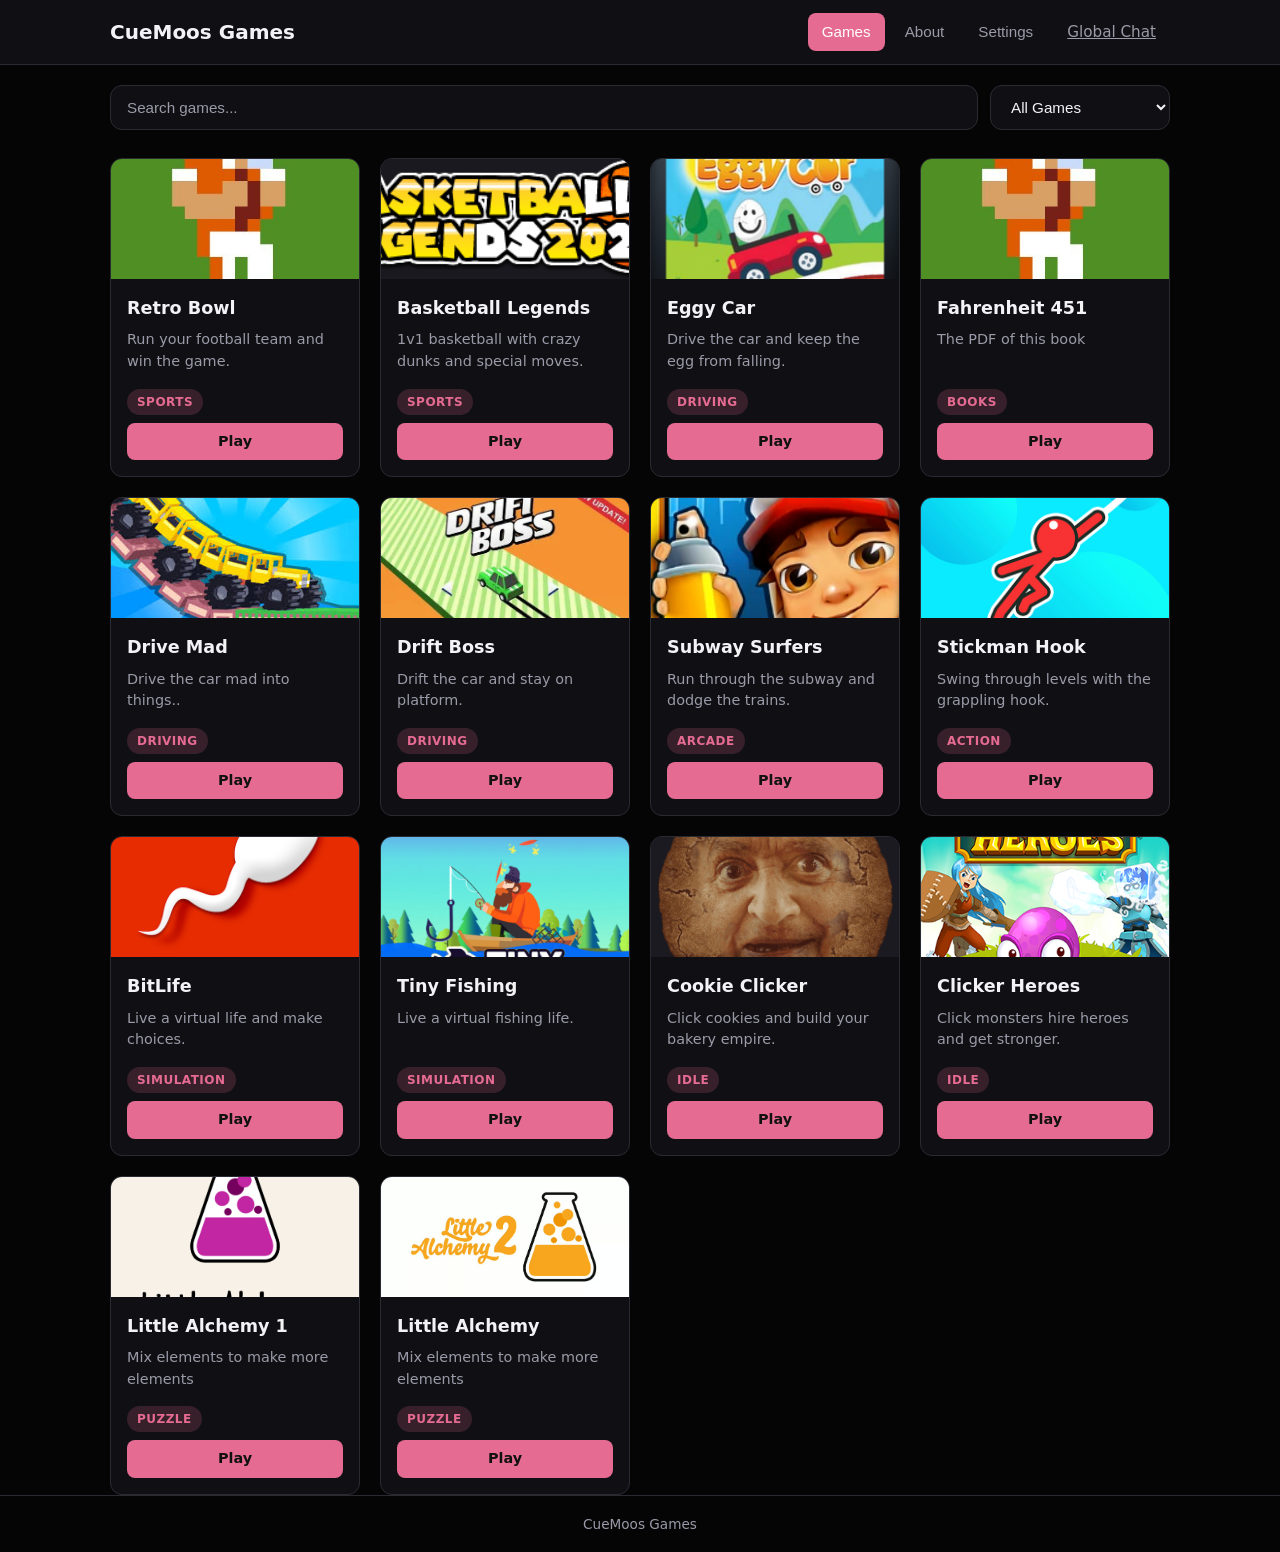
<file: index.html>
<!DOCTYPE html>
<html lang="en" data-theme="rose-pink">
<head>
  <meta charset="UTF-8">
  <meta name="viewport" content="width=device-width, initial-scale=1.0">
  <title>CueMoos Games</title>
  <link rel="stylesheet" href="styles.css?v=20261113-socialfix1">
  <link rel="icon" href="data:image/svg+xml,<svg xmlns='http://www.w3.org/2000/svg' viewBox='0 0 100 100'><rect width='100' height='100' rx='18' fill='%23e56b92'/><text x='50' y='68' text-anchor='middle' font-size='52' font-family='system-ui,sans-serif' font-weight='700' fill='white'>C</text></svg>">
</head>
<body>
  <header>
    <div class="container header-content">
      <h1 class="logo">CueMoos Games</h1>
      <nav>
        <button class="nav-btn active" data-tab="games">Games</button>
        <button class="nav-btn" data-tab="about">About</button>
        <button class="nav-btn" data-tab="settings">Settings</button>
        <a class="nav-btn" href="/chat/">Global Chat</a>
      </nav>
    </div>
  </header>

  <main class="container">
    <section id="games" class="tab-content active">
      <div class="controls">
        <input type="text" id="search" placeholder="Search games..." autocomplete="off">
        <select id="category-filter"><option value="all">All Games</option></select>
      </div>
      <div id="games-grid" class="games-grid"></div>
      <p id="no-results" class="no-results hidden">No games found.</p>
    </section>

    <section id="chat" class="tab-content">
      <div class="chat-card">
        <div class="chat-heading"><div><h2>Global Chat</h2><p>Talk with everyone playing on CueMoos Games.</p></div><span class="chat-live">● LIVE</span></div>
        <section id="chat-auth" class="chat-auth">
          <div class="chat-auth-tabs">
            <button type="button" class="chat-auth-tab active" data-auth-mode="signup" aria-pressed="true">Create account</button>
            <button type="button" class="chat-auth-tab" data-auth-mode="login" aria-pressed="false">Log in</button>
          </div>
          <form id="chat-auth-form">
            <label for="chat-auth-username">Username</label>
            <input id="chat-auth-username" maxlength="20" minlength="3" placeholder="3–20 letters, numbers, or _" autocomplete="username" required>
            <label for="chat-auth-password">Password</label>
            <input id="chat-auth-password" type="password" minlength="8" placeholder="At least 8 characters" autocomplete="new-password" required>
            <button id="chat-auth-submit" type="submit">Create account</button>
          </form>
          <p class="chat-account-note">Your account stays on the server. If you clear browser data, choose Log in and use the same username and password. Clearing cache does not mean you need a new account. Keep your password private.</p>
        </section>
        <section id="chat-room" class="hidden">
          <div class="chat-account-bar"><span>Signed in as <strong id="chat-current-user"></strong></span><button type="button" id="chat-logout">Log out</button></div>
          <div class="social-nav" id="social-nav">
            <button class="social-tab active" data-social="global">Global</button><button class="social-tab" data-social="friends">Friends</button><button class="social-tab" data-social="messages">Messages</button><button class="social-tab" data-social="profile">Profile</button><button class="social-tab hidden" id="owner-tab" data-social="owner">Owner</button>
          </div>
          <section class="social-view" id="view-global"><div id="ban-banner" class="ban-banner hidden" role="alert"><strong>🚫 BANNED</strong><span>This account is banned. You can stay signed in, but games and chat are disabled.</span></div><div class="global-chat-tools"><span class="chat-tools-label">Community chat</span><button type="button" id="clear-chat" class="danger-btn hidden">Clear chat</button></div><div id="chat-messages" class="chat-messages" aria-live="polite"><p class="chat-empty">Loading messages…</p></div><form id="chat-form" class="chat-compose"><input id="chat-message" maxlength="300" placeholder="Write a message..." autocomplete="off" disabled><button id="chat-send" type="submit" disabled>Send</button></form></section>
          <section class="social-view hidden" id="view-friends">
            <h3>Find players</h3><div class="social-inline"><input id="friend-search" maxlength="24" placeholder="Search username"><button id="friend-search-btn">Search</button></div><div id="friend-results" class="social-list"></div>
            <h3>Friend requests</h3><div id="friend-requests" class="social-list"></div><h3>Your friends</h3><div id="friend-list" class="social-list"></div><div id="public-profile" class="public-profile hidden" aria-live="polite"></div>
          </section>
          <section class="social-view hidden" id="view-messages"><div class="social-inline"><select id="dm-friend"><option value="">Choose a friend</option></select><button id="dm-refresh">Refresh</button></div><div id="dm-messages" class="social-messages"><p class="chat-empty">Choose a friend to view messages.</p></div><form id="dm-form" class="chat-compose"><input id="dm-input" maxlength="1000" placeholder="Private message..." disabled><button id="dm-send" type="submit" disabled>Send</button></form></section>
          <section class="social-view hidden" id="view-profile"><h3>Your profile</h3><div class="profile-editor"><label>Display name<input id="profile-display" maxlength="30" placeholder="Display name"></label><label>Bio<textarea id="profile-bio" maxlength="160" rows="3" placeholder="A little about you..."></textarea></label><button id="profile-save">Save profile</button></div></section>
          <section class="social-view hidden" id="view-owner">
<div class="owner-hero"><div><span class="owner-kicker">CUEMOO CONTROL CENTER</span><h3>Owner dashboard</h3><p>Manage your community, members and reports.</p></div><span class="owner-crown">★ OWNER</span></div>
<div class="owner-stats"><div><strong id="stat-members">—</strong><span>Members</span></div><div><strong id="stat-reports">—</strong><span>Open reports</span></div><div><strong id="stat-messages">—</strong><span>Chat messages</span></div></div>
<div class="owner-section"><h4>Member management</h4><div class="social-inline"><input id="owner-search" maxlength="24" placeholder="Find a username"><button id="owner-search-btn">Search</button></div><div id="owner-member-results" class="social-list"></div></div>
<div class="owner-section"><h4>Reported messages</h4><div id="owner-users" class="social-list"></div></div></section>
        </section>
        <p id="chat-status" class="chat-status" role="status">Create an account or log in to join the chat.</p>
        <p class="chat-note">Be respectful. Do not share personal information, passwords, or private details in chat.</p>
      </div>
    </section>

    <section id="about" class="tab-content">
      <div class="about-card">
        <h2>About CueMoo</h2>
        <p>Hey Im Devin from Winchester Kansas.</p>
        <p>This is CueMoos Games. I put my games here so I can play them and share them.</p>
      </div>
    </section>

    <section id="settings" class="tab-content">
      <div class="settings-card">
        <h2>Settings</h2>
        <div class="setting-block">
          <h3>Themes</h3><p class="setting-help">Default Is Rose Pink. Tap a circle to switch.</p>
          <div id="theme-grid" class="theme-grid"></div>
        </div>
        <div class="setting-block">
          <h3>Layout</h3>
          <div class="setting-row"><span>Card size</span><div class="chip-row" id="card-size"><button class="chip active" data-size="compact">Compact</button><button class="chip" data-size="cozy">Cozy</button><button class="chip" data-size="normal">Normal</button></div></div>
          <div class="setting-row"><span>Show game descriptions</span><label class="switch"><input type="checkbox" id="toggle-desc" checked><span class="slider"></span></label></div>
        </div>
        <div class="setting-block">
          <h3>Play</h3>
          <div class="setting-row"><span>Open games in a new tab</span><label class="switch"><input type="checkbox" id="toggle-newtab"><span class="slider"></span></label></div>
          <div class="setting-row"><span>Less motion</span><label class="switch"><input type="checkbox" id="toggle-motion"><span class="slider"></span></label></div>
        </div>
        <div class="setting-block"><button type="button" id="reset-settings" class="reset-btn">Reset settings</button></div>
      </div>
    </section>
  </main>

  <footer><div class="container"><p>CueMoos Games</p></div></footer>
  <script src="script.js"></script>
  <script type="module" src="chat-live.js?v=20261113-socialfix1"></script>
</body>
</html>
</file>
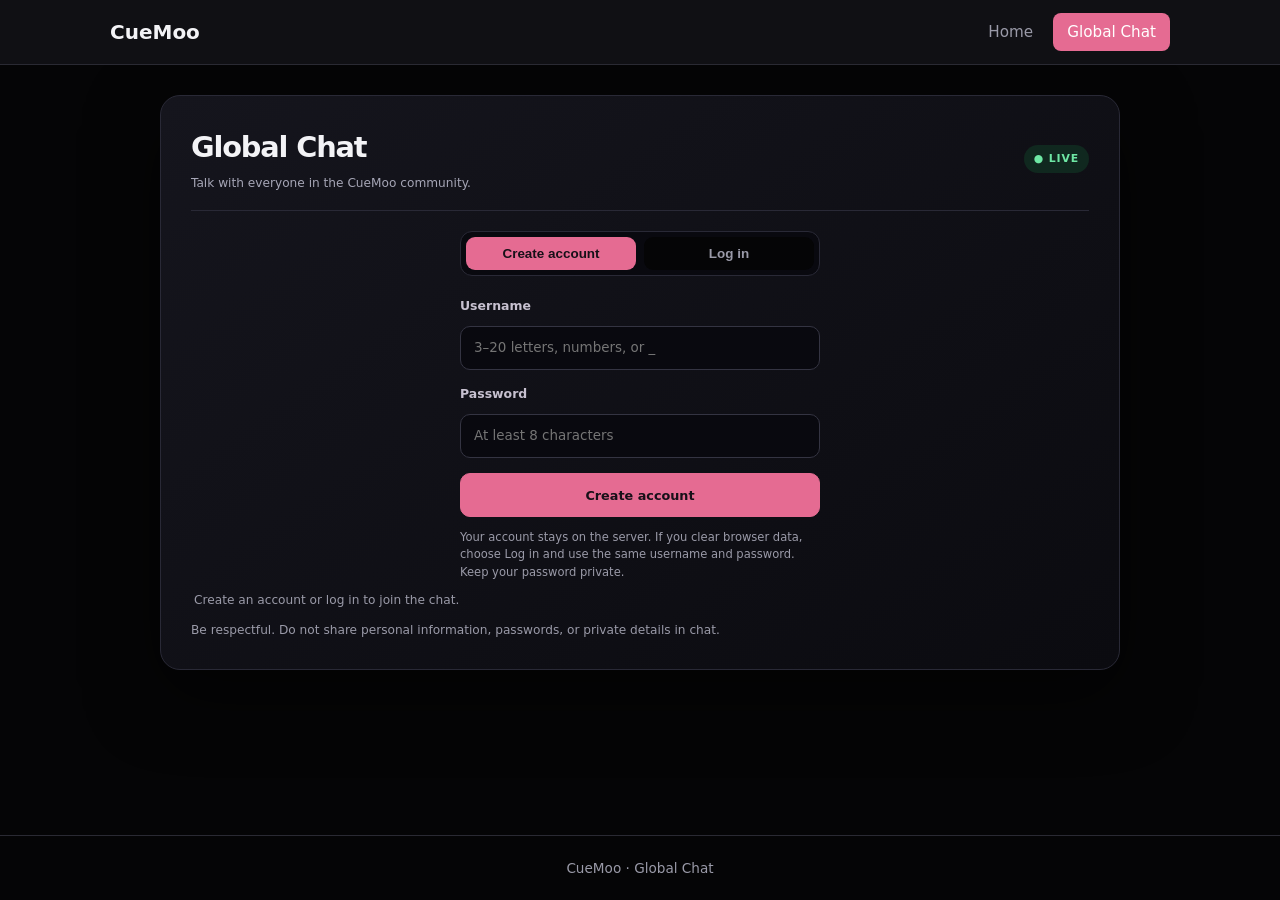
<file: chat/index.html>
<!DOCTYPE html>
<html lang="en" data-theme="rose-pink">
<head>
  <meta charset="UTF-8">
  <meta name="viewport" content="width=device-width, initial-scale=1.0">
  <meta name="theme-color" content="#101014">
  <title>Global Chat — CueMoo</title>
  <link rel="stylesheet" href="../styles.css?v=20261119-chatpage1">
  <link rel="icon" href="data:image/svg+xml,<svg xmlns='http://www.w3.org/2000/svg' viewBox='0 0 100 100'><rect width='100' height='100' rx='18' fill='%23e56b92'/><text x='50' y='68' text-anchor='middle' font-size='52' font-family='system-ui,sans-serif' font-weight='700' fill='white'>C</text></svg>">
  <style>
    main.chat-page-main{padding:30px 20px 64px}
    .chat-page-main>.chat-card{margin:0 auto}
    .chat-page-nav a{text-decoration:none}
    .chat-page-nav a.active{color:#fff}
    .chat-page-footer{padding:22px 0;color:var(--text-muted);text-align:center;border-top:1px solid var(--border)}
    @media(max-width:650px){main.chat-page-main{padding:18px 10px 40px}.header-content{height:auto;min-height:64px;padding-top:10px;padding-bottom:10px;flex-wrap:wrap}.chat-page-nav{width:100%;justify-content:flex-start}}
  </style>
  <script>
    try {
      const saved = JSON.parse(localStorage.getItem("cuemoo-settings") || "{}");
      if (saved.theme) document.documentElement.dataset.theme = saved.theme;
      if (saved.motion) document.documentElement.dataset.motion = "off";
    } catch (_) {}
  </script>
</head>
<body>
  <header>
    <div class="container header-content">
      <h1 class="logo">CueMoo</h1>
      <nav class="chat-page-nav" aria-label="Main navigation">
        <a class="nav-btn" href="../">Home</a>
        <a class="nav-btn active" href="./" aria-current="page">Global Chat</a>
      </nav>
    </div>
  </header>

  <main class="container chat-page-main">
    <section id="chat" class="tab-content active">
      <div class="chat-card">
        <div class="chat-heading"><div><h2>Global Chat</h2><p>Talk with everyone in the CueMoo community.</p></div><span class="chat-live">● LIVE</span></div>
        <section id="chat-auth" class="chat-auth">
          <div class="chat-auth-tabs">
            <button type="button" class="chat-auth-tab active" data-auth-mode="signup" aria-pressed="true">Create account</button>
            <button type="button" class="chat-auth-tab" data-auth-mode="login" aria-pressed="false">Log in</button>
          </div>
          <form id="chat-auth-form">
            <label for="chat-auth-username">Username</label>
            <input id="chat-auth-username" maxlength="20" minlength="3" placeholder="3–20 letters, numbers, or _" autocomplete="username" required>
            <label for="chat-auth-password">Password</label>
            <input id="chat-auth-password" type="password" minlength="8" placeholder="At least 8 characters" autocomplete="new-password" required>
            <button id="chat-auth-submit" type="submit">Create account</button>
          </form>
          <p class="chat-account-note">Your account stays on the server. If you clear browser data, choose Log in and use the same username and password. Keep your password private.</p>
        </section>

        <section id="chat-room" class="hidden">
          <div class="chat-account-bar"><span>Signed in as <strong id="chat-current-user"></strong></span><button type="button" id="chat-logout">Log out</button></div>
          <div class="social-nav" id="social-nav">
            <button class="social-tab active" data-social="global">Global</button>
            <button class="social-tab" data-social="friends">Friends</button>
            <button class="social-tab" data-social="messages">Messages</button>
            <button class="social-tab" data-social="profile">Profile</button>
            <button class="social-tab hidden" id="owner-tab" data-social="owner">Owner</button>
          </div>

          <section class="social-view" id="view-global">
            <div id="ban-banner" class="ban-banner hidden" role="alert"><strong>🚫 BANNED</strong><span>This account is banned. You can stay signed in, but chat and messaging are disabled.</span></div>
            <div class="global-chat-tools"><span class="chat-tools-label">Community chat</span><button type="button" id="clear-chat" class="danger-btn hidden">Clear chat</button></div>
            <div id="chat-messages" class="chat-messages" aria-live="polite"><p class="chat-empty">Loading messages…</p></div>
            <form id="chat-form" class="chat-compose"><input id="chat-message" maxlength="300" placeholder="Write a message..." autocomplete="off" disabled><button id="chat-send" type="submit" disabled>Send</button></form>
          </section>

          <section class="social-view hidden" id="view-friends">
            <h3>Find players</h3>
            <div class="social-inline"><input id="friend-search" maxlength="24" placeholder="Search username"><button id="friend-search-btn">Search</button></div>
            <div id="friend-results" class="social-list"></div>
            <h3>Friend requests</h3><div id="friend-requests" class="social-list"></div>
            <h3>Your friends</h3><div id="friend-list" class="social-list"></div>
            <div id="public-profile" class="public-profile hidden" aria-live="polite"></div>
          </section>

          <section class="social-view hidden" id="view-messages">
            <div class="social-inline"><select id="dm-friend"><option value="">Choose a friend</option></select><button id="dm-refresh">Refresh</button></div>
            <div id="dm-messages" class="social-messages"><p class="chat-empty">Choose a friend to view messages.</p></div>
            <form id="dm-form" class="chat-compose"><input id="dm-input" maxlength="1000" placeholder="Private message..." disabled><button id="dm-send" type="submit" disabled>Send</button></form>
          </section>

          <section class="social-view hidden" id="view-profile">
            <h3>Your profile</h3>
            <div class="profile-editor">
              <label>Display name<input id="profile-display" maxlength="30" placeholder="Display name"></label>
              <label>Bio<textarea id="profile-bio" maxlength="160" rows="3" placeholder="A little about you..."></textarea></label>
              <button id="profile-save">Save profile</button>
            </div>
          </section>

          <section class="social-view hidden" id="view-owner">
            <div class="owner-hero"><div><span class="owner-kicker">CUEMOO CONTROL CENTER</span><h3>Owner dashboard</h3><p>Manage your community, members and reports.</p></div><span class="owner-crown">★ OWNER</span></div>
            <div class="owner-stats"><div><strong id="stat-members">—</strong><span>Members</span></div><div><strong id="stat-reports">—</strong><span>Open reports</span></div><div><strong id="stat-messages">—</strong><span>Chat messages</span></div></div>
            <div class="owner-section"><h4>Member management</h4><div class="social-inline"><input id="owner-search" maxlength="24" placeholder="Find a username"><button id="owner-search-btn">Search</button></div><div id="owner-member-results" class="social-list"></div></div>
            <div class="owner-section"><h4>Reported messages</h4><div id="owner-users" class="social-list"></div></div>
          </section>
        </section>
        <p id="chat-status" class="chat-status" role="status">Create an account or log in to join the chat.</p>
        <p class="chat-note">Be respectful. Do not share personal information, passwords, or private details in chat.</p>
      </div>
    </section>
  </main>

  <footer class="chat-page-footer"><div class="container"><p>CueMoo · Global Chat</p></div></footer>
  <script type="module" src="../chat-live.js?v=20261119-chatpage1"></script>
</body>
</html>
</file>
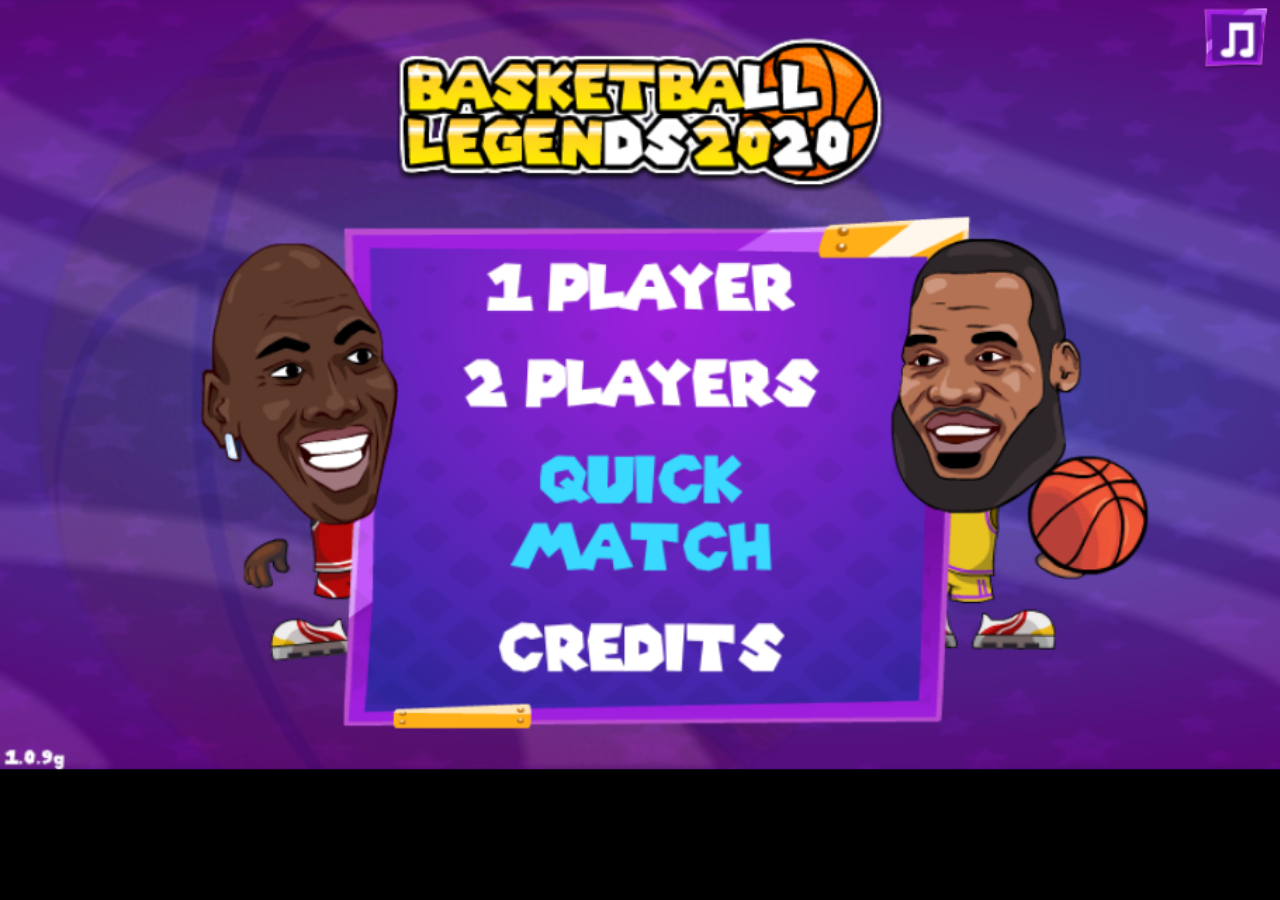
<file: games/basketballlegends/index.html>
<!DOCTYPE html>
<html lang="en">

<head>
    <meta charset="utf-8" />
    <meta http-equiv="x-ua-compatible" content="ie=edge">
    <meta name="viewport" content="initial-scale=1, maximum-scale=1, user-scalable=no, shrink-to-fit=no" />
    <link rel="stylesheet" href="assets/css/app.css" type="text/css" />
    <title>Basketball Legends - topVAZ</title>
    <meta name="robots" content="noindex,nofollow" />
    <meta http-equiv="Content-Type" content="text/html; charset=utf-8">
</head>

<body>
    <div id="content"></div>
    <div id="orientation"></div>
    <div id="loader">Loading ...</div>
    <script type="text/javascript" src="assets/lib/nape.min.js">
        var nape = "nape.min.js";
    </script>
    <script type="text/javascript" src="assets/lib/jquery-3.1.1.min.js"></script>
    <script type="text/javascript" src="assets/lib/easeljs-0.8.2.combined.js"></script>
    <script type="text/javascript" src="assets/lib/bluebird.min.js"></script>
    <script type="text/javascript" src="assets/lib/phaser.min.js"></script>
    <script type="text/javascript" src="assets/lib/phaser-cachebuster.min.js"></script>
    <script type="text/javascript" src="assets/lib/phaser-super-storage.min.js"></script>
    <script type="text/javascript" src="assets/lib/dragonBones.min.js"></script>

    <script type="text/javascript">
        var useEvents = (typeof(Event) === 'function');

        var myDispatchEvent = function (name){
            var event;
            if (useEvents){
                event =  new Event(name);
            }else{
                event = document.createEvent('Event');
                event.initEvent(name, true, true);
            }
            document.getElementById("content").dispatchEvent(event);
        }

        window["GD_OPTIONS"] = {
            "gameId": "3dbd133d0cd9468bafdf2c9812290f4b",
            "onEvent": function(event) {
                switch (event.name) {
                    case "SDK_GAME_START":
                        // advertisement done, resume game logic and unmute audio
                        myDispatchEvent('SDK_GAME_START');
                        break;
                    case "SDK_GAME_PAUSE":
                        // pause game logic / mute audio
                        myDispatchEvent('SDK_GAME_PAUSE');
                        // document.getElementById("content").dispatchEvent(new Event("SDK_GAME_PAUSE"));
                        break;
                    case "SDK_GDPR_TRACKING":
                        // this event is triggered when your user doesn't want to be tracked
                        console.log("SDK_GDPR_TRACKING");
                        break;
                    case "SDK_GDPR_TARGETING":
                        // this event is triggered when your user doesn't want personalised targeting of ads and such
                        console.log("SDK_GDPR_TARGETING");
                        break;
                    case "SDK_READY":
                        // this event is triggered when your user doesn't want personalised targeting of ads and such
                        console.log("SDK_READY");
                        break;
                }
            },
        };
        (function(d, s, id) {
            var js, fjs = d.getElementsByTagName(s)[0];
            if (d.getElementById(id)) return;
            js = d.createElement(s);
            js.id = id;
            js.src = 'js/main.min.js';
            fjs.parentNode.insertBefore(js, fjs);
        }(document, 'script', 'gamedistribution-jssdk'));
</script>

<script type="text/javascript" src="basketball_legends_2020.min.js?22cd1e78f00425837fa0"></script></body>
</html>
</file>
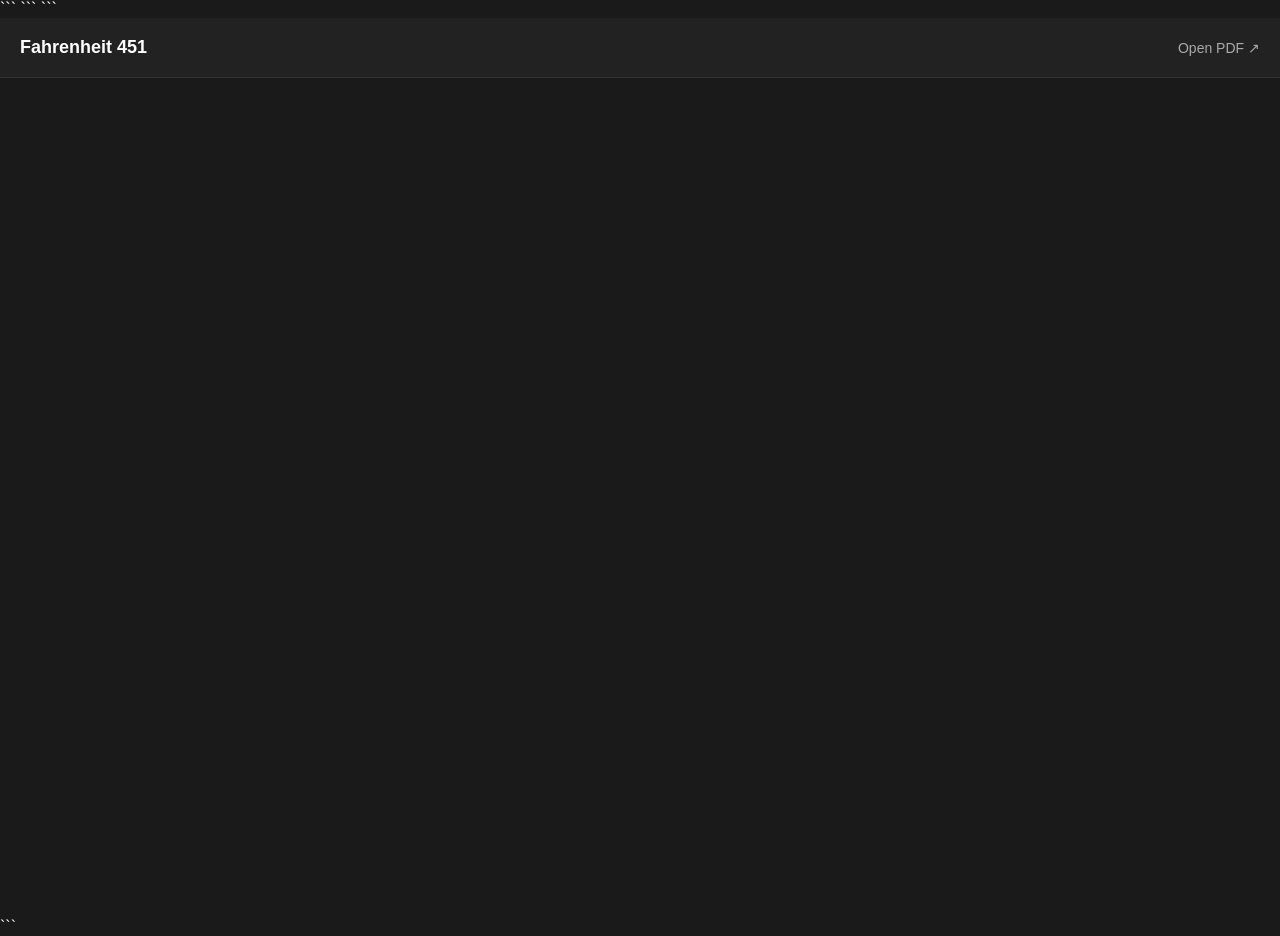
<file: games/Fahrenheit451/index.html>
<!DOCTYPE html>

<html lang="en">
<head>
    <meta charset="UTF-8">
    <meta name="viewport" content="width=device-width, initial-scale=1.0">
    <title>Fahrenheit 451</title>

```
<style>
    * {
        margin: 0;
        padding: 0;
        box-sizing: border-box;
    }

    body {
        background: #1a1a1a;
        color: white;
        font-family: Arial, sans-serif;
        height: 100vh;
        overflow: hidden;
    }

    .header {
        height: 60px;
        display: flex;
        align-items: center;
        justify-content: space-between;
        padding: 0 20px;
        background: #222;
        border-bottom: 1px solid #333;
    }

    .header h1 {
        font-size: 18px;
        font-weight: 600;
    }

    .header a {
        color: #aaa;
        text-decoration: none;
        font-size: 14px;
        transition: color 0.2s;
    }

    .header a:hover {
        color: white;
    }

    iframe {
        width: 100%;
        height: calc(100vh - 60px);
        border: none;
        display: block;
        background: #1a1a1a;
    }
</style>
```

</head>

<body>

```
<div class="header">
    <h1>Fahrenheit 451</h1>

    <a
        href="https://web.english.upenn.edu/~cavitch/pdf-library/Bradbury_Fahrenheit_451.pdf"
        target="_blank"
        rel="noopener noreferrer">
        Open PDF ↗
    </a>
</div>

<iframe
    src="https://web.english.upenn.edu/~cavitch/pdf-library/Bradbury_Fahrenheit_451.pdf"
    title="Fahrenheit 451 PDF Viewer">
</iframe>
```

</body>
</html>
</file>
<file: styles.css>
:root {
  --bg: #050506;
  --surface: #101014;
  --surface-2: #1a1a20;
  --text: #f3f3f6;
  --text-muted: #9a9aa8;
  --primary: #e56b92;
  --primary-hover: #ef89a8;
  --secondary: #000000;
  --border: #2a2a33;
  --radius: 12px;
  --shadow: 0 4px 20px rgba(0, 0, 0, 0.45);
  --card-min: 260px;
  --thumb-h: 160px;
}

html[data-theme="rose-pink"] { --primary: #e56b92; --primary-hover: #ef89a8; }
html[data-theme="hot-pink"] { --primary: #ff4da6; --primary-hover: #ff73b8; }
html[data-theme="red"] { --primary: #ff3b3b; --primary-hover: #ff6262; }
html[data-theme="orange"] { --primary: #ff7a1a; --primary-hover: #ff9648; }
html[data-theme="yellow"] { --primary: #f5c518; --primary-hover: #ffd84a; }
html[data-theme="green"] { --primary: #22c55e; --primary-hover: #4ade80; }
html[data-theme="blue"] { --primary: #3b82f6; --primary-hover: #60a5fa; }
html[data-theme="purple"] { --primary: #a855f7; --primary-hover: #c084fc; }

html[data-card="cozy"] { --card-min: 320px; --thumb-h: 190px; }
html[data-card="compact"] { --card-min: 200px; --thumb-h: 120px; }
html[data-motion="off"] * { transition: none !important; }
html[data-desc="off"] .game-body p { display: none; }

* { margin: 0; padding: 0; box-sizing: border-box; }

body {
  font-family: system-ui, -apple-system, BlinkMacSystemFont, "Segoe UI", Roboto, sans-serif;
  background: var(--bg);
  color: var(--text);
  line-height: 1.5;
  min-height: 100vh;
  display: flex;
  flex-direction: column;
}

.container { width: 100%; max-width: 1100px; margin: 0 auto; padding: 0 20px; }

header {
  background: var(--surface);
  border-bottom: 1px solid var(--border);
  position: sticky;
  top: 0;
  z-index: 100;
}

.header-content {
  display: flex;
  align-items: center;
  justify-content: space-between;
  height: 64px;
  gap: 12px;
}

.logo { font-size: 1.25rem; font-weight: 700; white-space: nowrap; }
nav { display: flex; gap: 6px; flex-wrap: wrap; justify-content: flex-end; }

.nav-btn {
  -webkit-appearance: none;
  appearance: none;
  background: transparent;
  border: none;
  color: var(--text-muted);
  font-size: 0.95rem;
  font-weight: 500;
  padding: 8px 14px;
  border-radius: 8px;
  cursor: pointer;
}

.nav-btn:hover { color: var(--text); background: var(--surface-2); }
.nav-btn.active { color: #fff; background: var(--primary); }

main { flex: 1; padding: 56px 20px 96px; }
.tab-content { display: none; }
.tab-content.active { display: block; }

.controls { display: flex; gap: 12px; margin: 12px 0 28px; flex-wrap: wrap; }

#search {
  flex: 1;
  min-width: 200px;
  padding: 12px 16px;
  background: var(--surface);
  border: 1px solid var(--border);
  border-radius: var(--radius);
  color: var(--text);
  font-size: 0.95rem;
  outline: none;
}
#search:focus { border-color: var(--primary); }
#search::placeholder { color: var(--text-muted); }

#category-filter {
  padding: 12px 16px;
  background: var(--surface);
  border: 1px solid var(--border);
  border-radius: var(--radius);
  color: var(--text);
  font-size: 0.95rem;
  cursor: pointer;
  outline: none;
  min-width: 180px;
}
#category-filter:focus { border-color: var(--primary); }

.games-grid {
  display: grid;
  grid-template-columns: repeat(auto-fill, minmax(var(--card-min), 1fr));
  gap: 20px;
}

.game-card {
  background: var(--surface);
  border: 1px solid var(--border);
  border-radius: var(--radius);
  overflow: hidden;
  display: flex;
  flex-direction: column;
}
.game-card:hover {
  transform: translateY(-3px);
  box-shadow: var(--shadow);
  border-color: var(--primary);
}

.game-thumb {
  height: var(--thumb-h);
  background: var(--surface-2);
  display: flex;
  align-items: center;
  justify-content: center;
  overflow: hidden;
}
.game-thumb img { width: 100%; height: 100%; object-fit: cover; display: block; }
.game-thumb .thumb-fallback { font-size: 1.6rem; font-weight: 700; color: var(--text); opacity: 0.7; }

.game-body { padding: 16px; display: flex; flex-direction: column; flex: 1; gap: 8px; }
.game-body h3 { font-size: 1.1rem; font-weight: 600; }
.game-body p { color: var(--text-muted); font-size: 0.9rem; flex: 1; }
.game-meta { display: flex; align-items: center; justify-content: space-between; gap: 8px; margin-top: 8px; }

.category-tag {
  font-size: 0.75rem;
  font-weight: 600;
  text-transform: uppercase;
  letter-spacing: 0.04em;
  color: var(--primary);
  background: rgba(229, 107, 146, 0.18);
  padding: 4px 10px;
  border-radius: 20px;
}

.play-btn {
  display: inline-flex;
  align-items: center;
  justify-content: center;
  background: var(--primary);
  color: #111;
  text-decoration: none;
  font-size: 0.9rem;
  font-weight: 700;
  padding: 8px 14px;
  border-radius: 8px;
}
.play-btn:hover { background: var(--primary-hover); }

.source-link { font-size: 0.8rem; color: var(--text-muted); text-decoration: none; }
.source-link:hover { color: var(--primary); }
.no-results { text-align: center; color: var(--text-muted); padding: 40px 0; font-size: 1.1rem; }
.hidden { display: none; }

.about-card, .settings-card {
  background: var(--surface);
  border: 1px solid var(--border);
  border-radius: var(--radius);
  padding: 28px;
  max-width: 760px;
}
.about-card h2, .settings-card h2 { margin-bottom: 12px; font-size: 1.5rem; }
.about-card p { color: var(--text-muted); margin-bottom: 12px; }

.setting-block { margin-top: 28px; }
.setting-block h3 { font-size: 1.05rem; margin-bottom: 8px; }
.setting-help { color: var(--text-muted); font-size: 0.9rem; margin-bottom: 14px; }

.theme-grid {
  display: flex;
  flex-wrap: wrap;
  gap: 16px 18px;
}

.theme-btn {
  -webkit-appearance: none;
  appearance: none;
  background: transparent;
  border: 0;
  padding: 0;
  margin: 0;
  color: var(--text);
  cursor: pointer;
  display: flex;
  flex-direction: column;
  align-items: center;
  gap: 8px;
  font-size: 0.8rem;
  width: 72px;
}

.theme-circle {
  display: block;
  width: 54px;
  height: 54px;
  border-radius: 50%;
  border: 2px solid #3a3a44;
  background: #000;
  overflow: hidden;
}

.theme-btn.active .theme-circle {
  border-color: var(--primary);
  box-shadow: 0 0 0 3px rgba(229, 107, 146, 0.35);
}

.setting-row {
  display: flex;
  align-items: center;
  justify-content: space-between;
  gap: 16px;
  padding: 12px 0;
  border-bottom: 1px solid var(--border);
}

.chip-row { display: flex; flex-wrap: wrap; gap: 8px; }

.chip {
  -webkit-appearance: none;
  appearance: none;
  background: var(--surface-2);
  border: 1px solid var(--border);
  color: var(--text-muted);
  border-radius: 999px;
  padding: 8px 12px;
  font-size: 0.8rem;
  cursor: pointer;
}
.chip.active { background: var(--primary); border-color: var(--primary); color: #111; font-weight: 700; }

.switch { position: relative; width: 44px; height: 26px; flex-shrink: 0; }
.switch input { opacity: 0; width: 0; height: 0; position: absolute; }
.slider {
  position: absolute;
  inset: 0;
  background: var(--surface-2);
  border: 1px solid var(--border);
  border-radius: 999px;
  cursor: pointer;
}
.slider:before {
  content: "";
  position: absolute;
  width: 18px;
  height: 18px;
  left: 3px;
  top: 3px;
  background: #fff;
  border-radius: 50%;
}
.switch input:checked + .slider { background: var(--primary); border-color: var(--primary); }
.switch input:checked + .slider:before { transform: translateX(18px); }

.reset-btn {
  -webkit-appearance: none;
  appearance: none;
  background: transparent;
  border: 1px solid var(--border);
  color: var(--text-muted);
  padding: 10px 14px;
  border-radius: 8px;
  cursor: pointer;
}
.reset-btn:hover { color: var(--text); border-color: var(--primary); }

footer {
  border-top: 1px solid var(--border);
  padding: 18px 0;
  text-align: center;
  color: var(--text-muted);
  font-size: 0.85rem;
}

@media (max-width: 700px) {
  .header-content { height: auto; padding: 10px 0; flex-direction: column; align-items: flex-start; }
  .games-grid { grid-template-columns: 1fr; }
  .controls { flex-direction: column; }
  #category-filter { width: 100%; }
}

#games.tab-content.active { padding-top: 8px; }


/* Global chat */
.chat-card{max-width:820px;margin:0 auto;background:var(--surface);border:1px solid var(--border);border-radius:var(--radius);padding:22px}
.chat-heading{display:flex;justify-content:space-between;gap:12px;margin-bottom:20px}
.chat-heading h2{font-size:1.45rem}.chat-heading p,.chat-note{color:var(--text-muted);font-size:.88rem}
.chat-live{color:#4ade80;font-size:.75rem;font-weight:800}
.chat-card label{display:block;color:var(--text-muted);font-size:.82rem;margin-bottom:6px}
.chat-identity,.chat-compose{display:flex;gap:9px}
.chat-identity input,.chat-compose input{min-width:0;flex:1;padding:11px 13px;color:var(--text);background:var(--bg);border:1px solid var(--border);border-radius:9px;outline:none}
.chat-identity input:focus,.chat-compose input:focus{border-color:var(--primary)}
.chat-identity button,.chat-compose button{border:0;border-radius:9px;padding:11px 15px;background:var(--primary);color:#111;font-weight:750;cursor:pointer}
.chat-status{color:var(--text-muted);font-size:.82rem;margin:10px 0}.chat-status.error{color:#fb7185}
.chat-messages{height:390px;overflow-y:auto;display:flex;flex-direction:column;gap:10px;padding:14px;background:var(--bg);border:1px solid var(--border);border-radius:10px}
.chat-empty{color:var(--text-muted);text-align:center;margin:auto;font-size:.9rem}
.chat-message{padding:10px 12px;background:var(--surface-2);border:1px solid var(--border);border-radius:9px;overflow-wrap:anywhere}
.chat-message-top{display:flex;gap:9px;margin-bottom:4px}.chat-message-name{color:var(--primary);font-weight:750;font-size:.86rem}
.chat-message time{color:var(--text-muted);font-size:.72rem}.chat-message-body{white-space:pre-wrap;font-size:.92rem}
.chat-report{margin-top:6px;border:0;background:transparent;color:var(--text-muted);font-size:.72rem;text-decoration:underline;cursor:pointer}
.chat-compose{margin-top:12px}.chat-compose button:disabled,.chat-compose input:disabled{opacity:.5;cursor:not-allowed}
.chat-note{margin-top:12px}
@media(max-width:700px){.chat-card{padding:15px}.chat-messages{height:55vh;min-height:260px}}


/* Username/password global chat accounts */
.chat-auth{max-width:440px;margin:0 auto}
.chat-auth-tabs{display:flex;gap:8px;margin-bottom:16px}
.chat-auth-tab{flex:1;padding:10px;border:1px solid var(--border);border-radius:9px;background:var(--bg);color:var(--text-muted);font-weight:700;cursor:pointer}
.chat-auth-tab.active{background:var(--primary);border-color:var(--primary);color:#111}
#chat-auth-form{display:flex;flex-direction:column;gap:8px}
#chat-auth-form label{margin:5px 0 0}
#chat-auth-form input{width:100%;padding:12px 13px;background:var(--bg);border:1px solid var(--border);border-radius:9px;color:var(--text);outline:none}
#chat-auth-form input:focus{border-color:var(--primary)}
#chat-auth-form button,#chat-logout{padding:11px 15px;border:0;border-radius:9px;background:var(--primary);color:#111;font-weight:750;cursor:pointer}
#chat-auth-form button:disabled{opacity:.55;cursor:not-allowed}
.chat-account-note{margin-top:12px;color:var(--text-muted);font-size:.8rem}
.chat-account-bar{display:flex;justify-content:space-between;align-items:center;gap:12px;margin-bottom:12px;color:var(--text-muted);font-size:.88rem}
.chat-account-bar strong{color:var(--primary)}
#chat-logout{padding:7px 12px;font-size:.8rem}

/* Compact social/chat scale */
.chat-card{max-width:680px;padding:14px;font-size:.88rem}
.chat-heading{margin-bottom:12px}.chat-heading h2{font-size:1.12rem}.chat-heading p,.chat-note{font-size:.76rem}
.chat-messages{height:300px;gap:7px;padding:9px}
.chat-message{padding:7px 9px}.chat-message-body{font-size:.82rem}.chat-message-name{font-size:.78rem}
.chat-compose input,.chat-compose button{padding:9px 11px;font-size:.82rem}
.chat-auth{max-width:360px}.chat-auth-tabs button,#chat-auth-form input,#chat-auth-form button{padding:9px 11px;font-size:.84rem}
.chat-account-note{font-size:.72rem}.chat-status{font-size:.76rem}


/* CueMoo social hub */
.social-nav{display:flex;gap:6px;overflow-x:auto;padding:3px 0 12px;margin-bottom:10px}
.social-tab,.social-inline button,.social-list button,.profile-editor button{border:1px solid var(--border);background:var(--surface-2);color:var(--text);border-radius:8px;padding:8px 11px;font-size:.78rem;cursor:pointer;white-space:nowrap}
.social-tab.active,.social-inline button,.profile-editor button{background:var(--primary);color:#111;border-color:var(--primary);font-weight:700}
.social-view h3{font-size:.9rem;margin:13px 0 8px}
.social-inline{display:flex;gap:8px;margin:8px 0;flex-wrap:wrap}
.social-inline input,.social-inline select,.profile-editor input,.profile-editor textarea{min-width:0;flex:1;padding:9px 10px;border:1px solid var(--border);border-radius:8px;background:var(--bg);color:var(--text);font:inherit;font-size:.82rem}
.social-list{display:grid;gap:7px}
.social-person,.social-row{display:flex;align-items:center;justify-content:space-between;gap:8px;padding:9px;background:var(--surface-2);border:1px solid var(--border);border-radius:8px;font-size:.82rem}
.social-person small{display:block;color:var(--text-muted)}
.social-actions{display:flex;gap:5px;flex-wrap:wrap}
.social-actions button{padding:6px 8px}
.social-messages{height:260px;overflow:auto;display:flex;flex-direction:column;gap:7px;padding:9px;background:var(--bg);border:1px solid var(--border);border-radius:9px}
.social-bubble{padding:8px 10px;border-radius:9px;background:var(--surface-2);font-size:.82rem;overflow-wrap:anywhere}
.social-bubble small{display:block;color:var(--text-muted);font-size:.68rem}
.profile-editor{display:grid;gap:10px;max-width:380px}
.profile-editor label{display:grid;gap:5px;color:var(--text-muted);font-size:.78rem}
#profile-avatar{width:72px;height:72px;border-radius:50%;object-fit:cover;background:var(--surface-2);border:1px solid var(--border)}
@media(max-width:600px){.social-nav{margin-right:-4px}.social-tab{padding:7px 9px}.social-inline>*{min-width:0}.social-inline input{width:55%}}


/* CueMoo social hub — unified visual refresh */
.chat-card{max-width:960px;padding:clamp(16px,3vw,30px);border-radius:20px;background:linear-gradient(145deg,#15151d,#0b0b10);border:1px solid #292936;box-shadow:0 24px 70px #0008}
.chat-heading{align-items:center;padding-bottom:18px;border-bottom:1px solid #292936;margin-bottom:20px}
.chat-heading h2{font-size:clamp(1.35rem,3vw,1.8rem);letter-spacing:-.04em;margin:0 0 5px}
.chat-heading p{margin:0;color:#a6a6b6}
.chat-live{padding:6px 10px;border-radius:99px;background:#10281f;color:#6ee7a4;font-size:.68rem;letter-spacing:.08em}
.chat-account-bar{padding:10px 13px;border:1px solid #292936;border-radius:12px;background:#111119;margin-bottom:16px}
#chat-logout{background:#22222d;color:#f5f5fa;border:1px solid #373744;border-radius:9px;transition:.18s}
#chat-logout:hover{background:#30303d;border-color:#555568}
.social-nav{display:grid;grid-template-columns:repeat(6,minmax(0,1fr));gap:7px;padding:6px;background:#09090e;border:1px solid #282833;border-radius:14px;margin-bottom:16px}
.social-tab{display:flex;align-items:center;justify-content:center;min-height:40px;padding:9px 8px;border:1px solid transparent;border-radius:9px;background:transparent;color:#a9a9b8;font-size:.8rem;font-weight:700;transition:background .18s,color .18s,border-color .18s}
.social-tab:hover{background:#1b1b25;color:#fff}
.social-tab.active{background:var(--primary);color:#171018;border-color:transparent;box-shadow:0 4px 16px color-mix(in srgb,var(--primary) 25%,transparent)}
.social-view{padding:clamp(12px,2vw,20px);background:#101017;border:1px solid #292936;border-radius:15px;min-height:260px}
.social-view h3{font-size:.92rem;letter-spacing:-.01em;color:#f1f1f6;margin:18px 0 10px}
.social-view h3:first-child{margin-top:0}
.social-inline{display:flex;align-items:center;gap:9px;margin:10px 0 14px}
.social-inline input,.social-inline select,.profile-editor input,.profile-editor textarea,.chat-compose input,#chat-auth-form input{width:100%;min-width:0;min-height:42px;padding:11px 13px;background:#09090f;border:1px solid #343442;border-radius:10px;color:#f6f6fa;font:inherit;font-size:.84rem;outline:none;transition:border-color .18s,box-shadow .18s}
.social-inline input:focus,.social-inline select:focus,.profile-editor input:focus,.profile-editor textarea:focus,.chat-compose input:focus,#chat-auth-form input:focus{border-color:var(--primary);box-shadow:0 0 0 3px color-mix(in srgb,var(--primary) 17%,transparent)}
.social-inline button,.social-list button,.profile-editor button,.chat-compose button,#chat-auth-form button{min-height:40px;padding:9px 15px;border:1px solid var(--primary);border-radius:10px;background:var(--primary);color:#171018;font:inherit;font-size:.8rem;font-weight:800;cursor:pointer;transition:transform .15s,filter .15s,background .15s}
.social-inline button:hover,.social-list button:hover,.profile-editor button:hover,.chat-compose button:hover,#chat-auth-form button:hover{filter:brightness(1.1);transform:translateY(-1px)}
.social-inline button:active,.social-list button:active,.profile-editor button:active,.chat-compose button:active{transform:translateY(0)}
.social-list{gap:8px}
.social-person,.social-row{padding:12px 13px;border:1px solid #30303c;border-radius:12px;background:linear-gradient(110deg,#191922,#14141b);color:#f1f1f6}
.social-person small{margin-top:3px;color:#9292a4}
.social-actions{gap:6px}
.social-actions button{min-height:32px;padding:6px 10px;font-size:.72rem}
.social-actions button:last-child:not(:first-child){background:#242430;color:#ddd;border-color:#3a3a48}
.social-messages,.chat-messages{background:#09090f;border:1px solid #292936;border-radius:13px;padding:12px}
.social-messages{height:300px}
.social-bubble,.chat-message{padding:11px 13px;background:#191922;border:1px solid #2b2b38;border-radius:12px;color:#ededf4}
.social-bubble small{color:#9292a4;margin-top:5px}
.chat-message-body{line-height:1.45}
.chat-message button{margin-top:7px;padding:4px 8px;background:transparent;color:#aaa;border:1px solid #383844;border-radius:7px;font-size:.7rem}
.chat-compose{gap:8px;margin-top:12px}
.chat-compose input{flex:1}
.chat-compose button{min-width:76px}
.profile-editor{max-width:520px;gap:13px}
.profile-editor label{gap:7px;color:#b7b7c5;font-weight:650}
.profile-editor textarea{resize:vertical;min-height:90px}
#chat-status{padding:0 3px}
#chat-auth-form button{margin-top:8px}
.chat-auth-tabs{padding:5px;background:#09090f;border:1px solid #292936;border-radius:12px}
.chat-auth-tab{border:0}
.chat-auth-tab.active{background:var(--primary);color:#171018}
.hidden{display:none!important}
@media(max-width:650px){.social-nav{grid-template-columns:repeat(3,minmax(0,1fr))}.social-view{padding:12px}.social-inline{align-items:stretch}.social-inline input{flex:1;width:100%}.social-inline button{flex-shrink:0}.social-person,.social-row{align-items:flex-start;flex-direction:column}.social-actions{width:100%}.social-actions button{flex:1}.chat-card{padding:12px;border-radius:15px}}
@media(prefers-reduced-motion:reduce){.social-tab,.social-inline button,.social-list button,.profile-editor button{transition:none}}

/* Owner control center */
.owner-hero{display:flex;justify-content:space-between;align-items:center;gap:16px;padding:18px 20px;border:1px solid #393044;border-radius:16px;background:radial-gradient(ellipse at top right,#49304d 0%,#201827 45%,#15131b 100%);margin-bottom:14px}
.owner-kicker{font-size:.64rem;letter-spacing:.16em;font-weight:900;color:#d99ce7}.owner-hero h3{font-size:1.35rem!important;margin:6px 0!important;color:#fff}.owner-hero p{margin:0;color:#c2b4c8;font-size:.8rem}.owner-crown{padding:7px 10px;border-radius:99px;background:#6c4b20;color:#ffe2a2;font-size:.67rem;font-weight:900;white-space:nowrap}
.owner-stats{display:grid;grid-template-columns:repeat(3,minmax(0,1fr));gap:9px;margin-bottom:18px}.owner-stats>div{padding:14px;border:1px solid #34313e;border-radius:13px;background:linear-gradient(145deg,#211e2a,#15141c);display:grid;gap:5px}.owner-stats strong{font-size:1.45rem;color:#fff}.owner-stats span{font-size:.7rem;color:#a9a3b4}
.owner-section{padding:15px 0;border-top:1px solid #302d39}.owner-section h4{margin:0 0 10px;color:#f1eaf5;font-size:.9rem}
.owner-member,.owner-report{display:flex;justify-content:space-between;align-items:center;gap:12px;padding:12px 13px;border:1px solid #34313e;border-radius:12px;background:#1a1821;color:#f1edf5;font-size:.82rem}.owner-member-info small{display:block;margin-top:4px;color:#aaa2b5;font-size:.7rem}.owner-member .social-actions,.owner-report .social-actions{justify-content:flex-end}.owner-member .social-actions button,.owner-report .social-actions button{min-height:32px;padding:6px 9px;font-size:.7rem}
#owner-tab:not(.hidden){background:linear-gradient(135deg,#f4d28a,#d8a8ef);color:#21172b;font-weight:900}
button:focus-visible,input:focus-visible,select:focus-visible,textarea:focus-visible{outline:2px solid var(--primary);outline-offset:2px}button:disabled{opacity:.48;cursor:not-allowed;transform:none!important}
.chat-auth{margin:0 auto}.chat-auth-tabs{display:grid;grid-template-columns:1fr 1fr}.chat-auth-tab{padding:11px 10px;border-radius:9px;font-size:.82rem}#chat-auth-form{gap:10px}#chat-auth-form label{font-size:.78rem;font-weight:700;color:#c7c1d0}#chat-auth-form button{min-height:44px;margin-top:5px}
@media(max-width:620px){.owner-hero{align-items:flex-start;flex-direction:column}.owner-stats strong{font-size:1.2rem}.owner-member,.owner-report{align-items:flex-start;flex-direction:column;width:100%}.owner-member .social-actions,.owner-report .social-actions{justify-content:flex-start;flex-wrap:wrap}.owner-member .social-actions button,.owner-report .social-actions button{flex:1}}

/* Ban notice and public member profiles */
.ban-banner{display:flex;flex-direction:column;gap:5px;margin:0 0 12px;padding:15px 16px;border:1px solid #8e2636;border-radius:12px;background:linear-gradient(120deg,#3b1019,#211017);color:#ffdce2}
.ban-banner strong{font-size:1rem;letter-spacing:.12em;color:#ff7187}
.ban-banner span{font-size:.8rem;color:#f5cbd2}
.public-profile{margin-top:12px;padding:14px;border:1px solid #393344;border-radius:13px;background:linear-gradient(145deg,#211e2a,#14131b);display:grid;gap:10px}
.public-profile-head{font-size:1rem;font-weight:850;color:#fff}
.public-profile-head small{display:block;margin-top:3px;color:#aaa2b5;font-size:.75rem;font-weight:500}
.public-profile-bio{padding:10px 12px;border-radius:9px;background:#101017;color:#d4d0dc;font-size:.83rem;white-space:pre-wrap;overflow-wrap:anywhere;min-height:42px}
.profile-state{font-size:.76rem;color:#c4b8d1}


/* CueMoo social polish: consistent controls, tighter navigation and profile panel */
.social-nav{grid-template-columns:repeat(5,minmax(0,1fr));}
.social-tab,.social-inline button,.social-list button,.profile-editor button,
.social-actions button,.public-profile button,.global-chat-tools button{
  -webkit-appearance:none;appearance:none;font-family:inherit;line-height:1.2;
}
.social-actions button,.public-profile button{
  min-height:36px;padding:8px 12px;border:1px solid var(--primary);
  border-radius:10px;background:var(--primary);color:#171018;
  font-size:.76rem;font-weight:800;cursor:pointer;
}
.social-actions button:hover,.public-profile button:hover{filter:brightness(1.08);}
.social-actions button:last-child:not(:first-child){
  background:#242430;color:#e7e4ed;border-color:#3a3a48;
}
.public-profile{margin-top:14px;padding:16px;background:linear-gradient(145deg,#201d29,#121219);border-color:#454052;box-shadow:0 12px 30px #0004;}
.public-profile-head{font-size:1.08rem;letter-spacing:-.02em;}
.public-profile-bio{line-height:1.5;}
.public-profile .social-actions{display:flex;gap:8px;flex-wrap:wrap;}
.public-profile>button{width:100%;background:#292834;color:#eeeaf4;border-color:#454252;}
.global-chat-tools{display:flex;align-items:center;justify-content:space-between;gap:12px;margin:0 0 10px;}
.chat-tools-label{font-size:.76rem;font-weight:750;color:#a9a7b5;letter-spacing:.04em;text-transform:uppercase;}
.global-chat-tools .danger-btn{appearance:none;-webkit-appearance:none;padding:8px 12px;border:1px solid #853746;border-radius:9px;background:#35151e;color:#ffb9c5;font:inherit;font-size:.74rem;font-weight:800;cursor:pointer;}
.global-chat-tools .danger-btn:hover{background:#4a1b28;border-color:#b64c63;}
.global-chat-tools .danger-btn:disabled{opacity:.5;cursor:wait;}
#view-global{display:flex;flex-direction:column;}
#view-global .chat-messages{width:100%;}
.social-inline input,.social-inline select,.profile-editor input,.profile-editor textarea{box-shadow:none;}
button{ -webkit-tap-highlight-color:transparent; }
@media(max-width:650px){
 .social-nav{grid-template-columns:repeat(3,minmax(0,1fr));}
 .social-person,.social-row{align-items:flex-start;}
 .public-profile{padding:13px;}
 .public-profile .social-actions button{flex:1;}
 .global-chat-tools{margin-bottom:8px;}
}
</file>
<file: games/basketballlegends/assets/css/app.css>
/*Stylesheet*/
body, html {
    -webkit-tap-highlight-color: rgba(0, 0, 0, 0);
    -webkit-touch-callout: none;
    -webkit-text-size-adjust: none;
    -webkit-user-select: none;
    margin: 0;
    padding: 0;
    font-family: Arial, Verdana, sans-serif;
    font-size: 12px;
    font-weight: normal;
    color: #ccc;
    background-color: #000000;
    overflow: hidden;
}
#orientation {
    margin: 0 auto;
    position: fixed;
    top: 0;
    left: 0;
    width: 100%;
    height: 100%;
    background-image: url(../images/rotate.png);
    background-repeat: no-repeat;
    background-position: center;
    background-color: rgb(0, 0, 0);
    background-size: 25%;
    z-index: 999;
    display: none;
}
#loader {
    width: 100%;
    height: 50px;
    position: absolute;
    text-align: center;
    margin-top: 250px;
    display: block;
}
#loader,
#loader:after {
    border-radius: 50%;
    width: 10em;
    height: 10em;
}
#loader {
    margin: 60px auto;
    font-size: 10px;
    position: absolute;
    z-index: 99;
    left: 50%;
    top: 50%;
    margin-left: -5em;
    margin-top: -5em;
    text-indent: -9999em;
    border-top: 1.1em solid rgba(255, 255, 255, 0.2);
    border-right: 1.1em solid rgba(255, 255, 255, 0.2);
    border-bottom: 1.1em solid rgba(255, 255, 255, 0.2);
    border-left: 1.1em solid #ffffff;
    -webkit-transform: translateZ(0);
    -ms-transform: translateZ(0);
    transform: translateZ(0);
    -webkit-animation: load8 1.1s infinite linear;
    animation: load8 1.1s infinite linear;
}
@-webkit-keyframes load8 {
    0% {
        -webkit-transform: rotate(0deg);
        transform: rotate(0deg);
    }
    100% {
        -webkit-transform: rotate(360deg);
        transform: rotate(360deg);
    }
}
@keyframes load8 {
    0% {
        -webkit-transform: rotate(0deg);
        transform: rotate(0deg);
    }
    100% {
        -webkit-transform: rotate(360deg);
        transform: rotate(360deg);
    }
}
</file>
